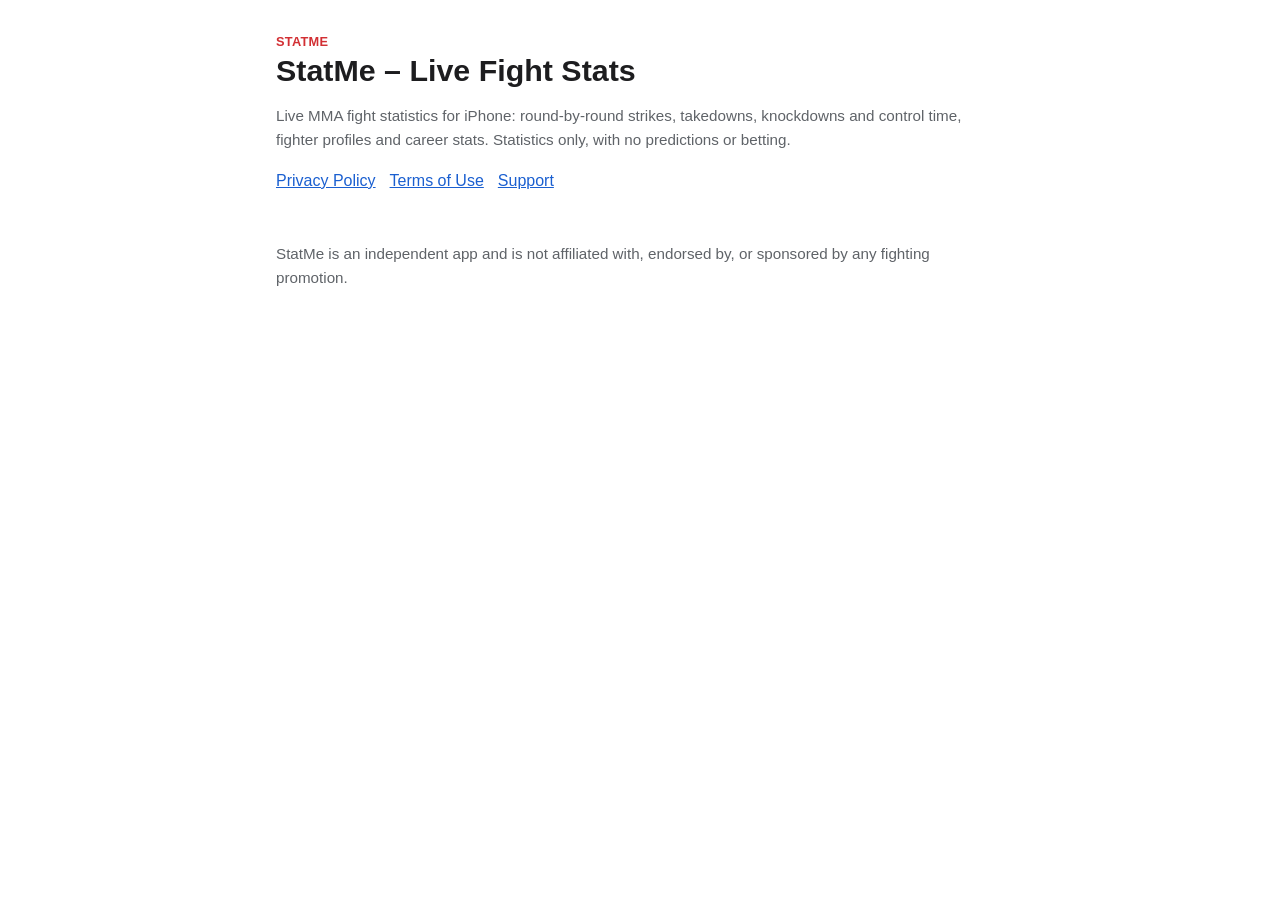
<file: index.html>
<!doctype html>
<html lang="en">
<head>
<meta charset="utf-8"><meta name="viewport" content="width=device-width, initial-scale=1">
<title>StatMe – Live Fight Stats</title>
<meta name="description" content="StatMe – Live Fight Stats for iPhone: live MMA fight statistics, fighter profiles and career stats.">
<link rel="stylesheet" href="/assets.css">
</head>
<body><main>
<div class="brand">StatMe</div>
<h1>StatMe – Live Fight Stats</h1>
<p class="muted">Live MMA fight statistics for iPhone: round-by-round strikes, takedowns, knockdowns and control time, fighter profiles and career stats. Statistics only, with no predictions or betting.</p>
<nav><a href="/statme/privacy/">Privacy Policy</a><a href="/statme/terms/">Terms of Use</a><a href="/statme/support/">Support</a></nav>
<footer class="muted">StatMe is an independent app and is not affiliated with, endorsed by, or sponsored by any fighting promotion.</footer>
</main></body>
</html>
</file>
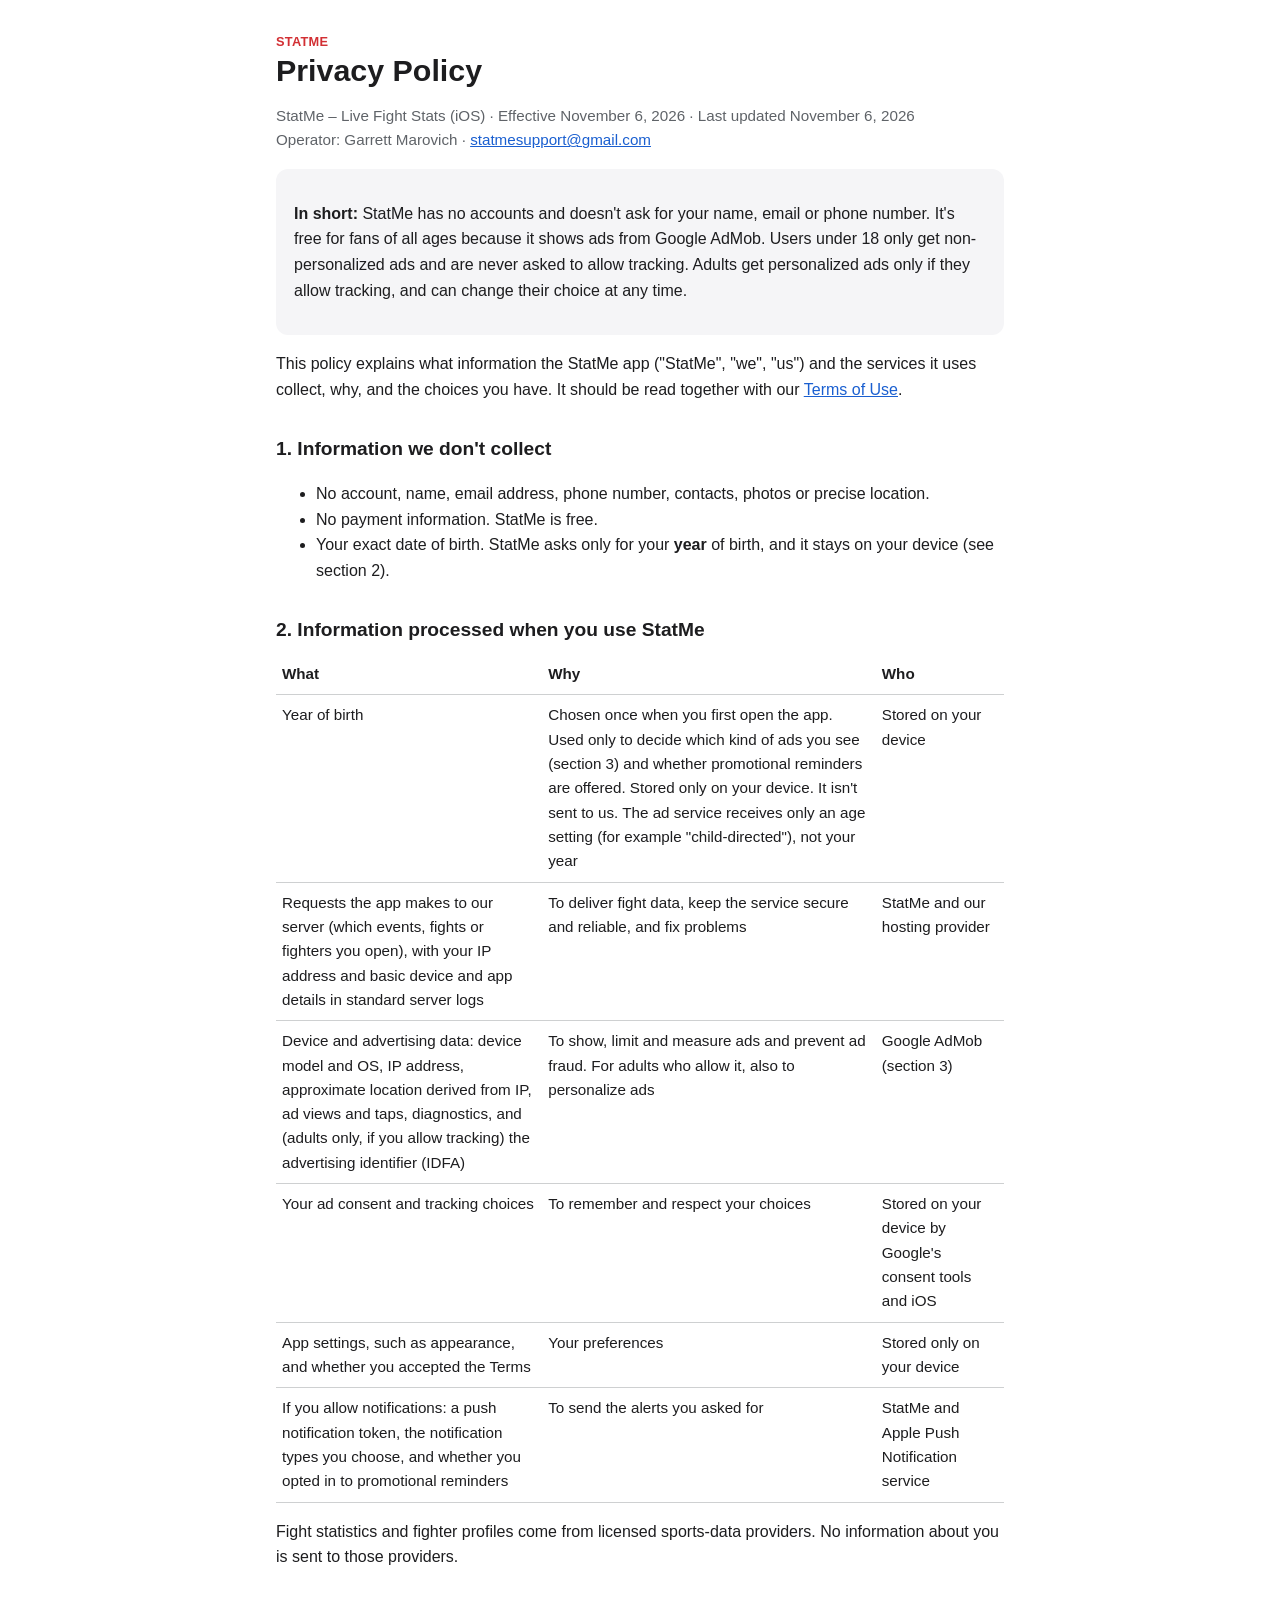
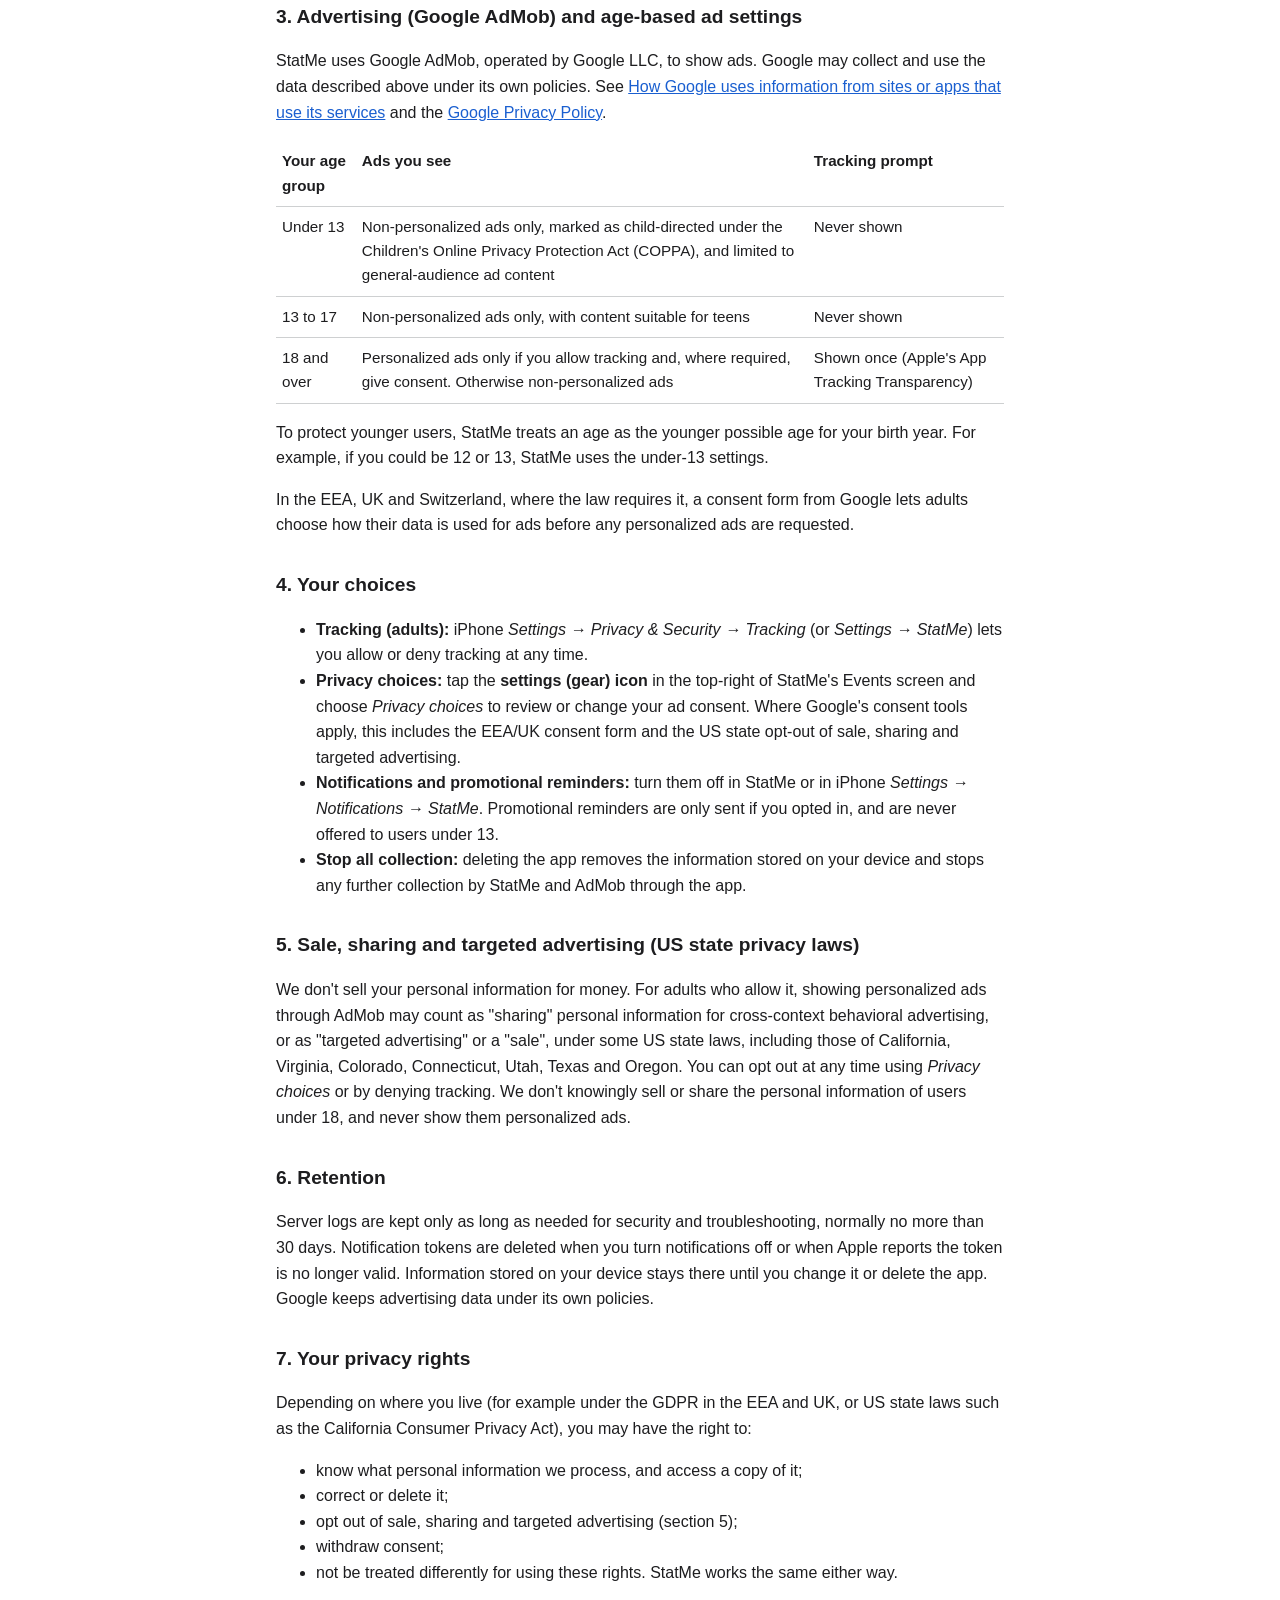
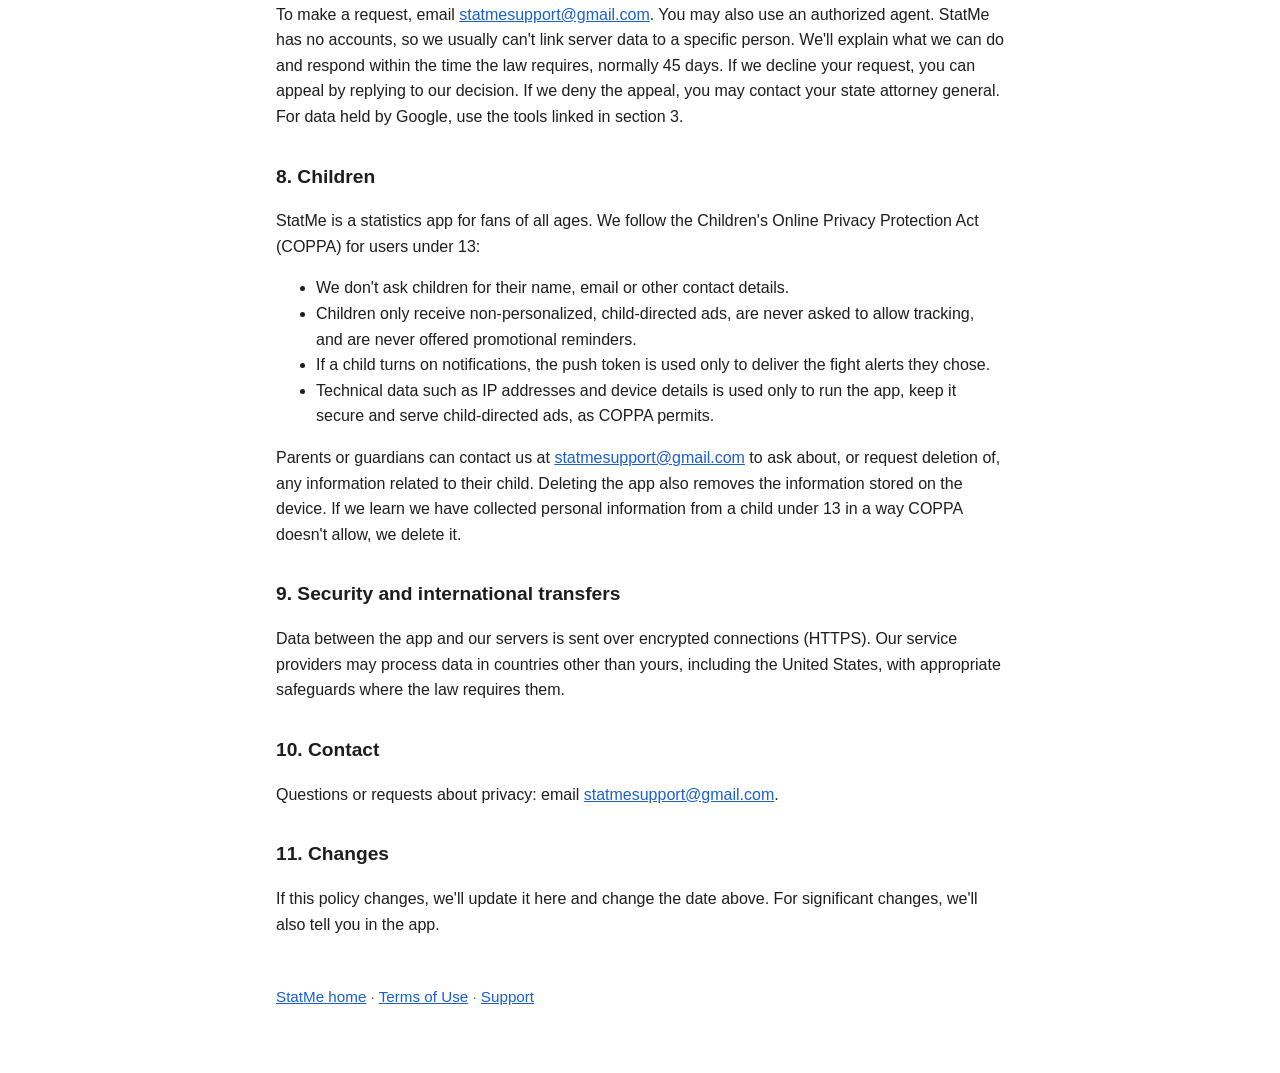
<file: statme/privacy/index.html>
<!doctype html>
<html lang="en">
<head>
<meta charset="utf-8"><meta name="viewport" content="width=device-width, initial-scale=1">
<title>StatMe Privacy Policy</title>
<meta name="description" content="Privacy Policy for the StatMe – Live Fight Stats iPhone app.">
<link rel="stylesheet" href="/assets.css">
</head>
<body><main>
<div class="brand">StatMe</div>
<h1>Privacy Policy</h1>
<p class="muted">StatMe – Live Fight Stats (iOS) · Effective November 6, 2026 · Last updated November 6, 2026<br>
Operator: Garrett Marovich · <a href="mailto:statmesupport@gmail.com">statmesupport@gmail.com</a></p>

<div class="card">
<p><strong>In short:</strong> StatMe has no accounts and doesn't ask for your name, email or phone number.
It's free for fans of all ages because it shows ads from Google AdMob.
Users under 18 only get non-personalized ads and are never asked to allow tracking.
Adults get personalized ads only if they allow tracking, and can change their choice at any time.</p>
</div>

<p>This policy explains what information the StatMe app ("StatMe", "we", "us") and the services it uses collect, why, and the choices you have.
It should be read together with our <a href="/statme/terms/">Terms of Use</a>.</p>

<h2>1. Information we don't collect</h2>
<ul>
<li>No account, name, email address, phone number, contacts, photos or precise location.</li>
<li>No payment information. StatMe is free.</li>
<li>Your exact date of birth. StatMe asks only for your <strong>year</strong> of birth, and it stays on your device (see section 2).</li>
</ul>

<h2>2. Information processed when you use StatMe</h2>
<table>
<tr><th>What</th><th>Why</th><th>Who</th></tr>
<tr><td>Year of birth</td>
<td>Chosen once when you first open the app. Used only to decide which kind of ads you see (section 3) and whether promotional reminders are offered. Stored only on your device. It isn't sent to us. The ad service receives only an age setting (for example "child-directed"), not your year</td>
<td>Stored on your device</td></tr>
<tr><td>Requests the app makes to our server (which events, fights or fighters you open), with your IP address and basic device and app details in standard server logs</td>
<td>To deliver fight data, keep the service secure and reliable, and fix problems</td><td>StatMe and our hosting provider</td></tr>
<tr><td>Device and advertising data: device model and OS, IP address, approximate location derived from IP, ad views and taps, diagnostics, and (adults only, if you allow tracking) the advertising identifier (IDFA)</td>
<td>To show, limit and measure ads and prevent ad fraud. For adults who allow it, also to personalize ads</td><td>Google AdMob (section 3)</td></tr>
<tr><td>Your ad consent and tracking choices</td><td>To remember and respect your choices</td><td>Stored on your device by Google's consent tools and iOS</td></tr>
<tr><td>App settings, such as appearance, and whether you accepted the Terms</td><td>Your preferences</td><td>Stored only on your device</td></tr>
<tr><td>If you allow notifications: a push notification token, the notification types you choose, and whether you opted in to promotional reminders</td>
<td>To send the alerts you asked for</td><td>StatMe and Apple Push Notification service</td></tr>
</table>
<p>Fight statistics and fighter profiles come from licensed sports-data providers. No information about you is sent to those providers.</p>

<h2>3. Advertising (Google AdMob) and age-based ad settings</h2>
<p>StatMe uses Google AdMob, operated by Google LLC, to show ads. Google may collect and use the data described above under its own policies.
See <a href="https://policies.google.com/technologies/partner-sites">How Google uses information from sites or apps that use its services</a>
and the <a href="https://policies.google.com/privacy">Google Privacy Policy</a>.</p>
<table>
<tr><th>Your age group</th><th>Ads you see</th><th>Tracking prompt</th></tr>
<tr><td>Under 13</td><td>Non-personalized ads only, marked as child-directed under the Children's Online Privacy Protection Act (COPPA), and limited to general-audience ad content</td><td>Never shown</td></tr>
<tr><td>13 to 17</td><td>Non-personalized ads only, with content suitable for teens</td><td>Never shown</td></tr>
<tr><td>18 and over</td><td>Personalized ads only if you allow tracking and, where required, give consent. Otherwise non-personalized ads</td><td>Shown once (Apple's App Tracking Transparency)</td></tr>
</table>
<p>To protect younger users, StatMe treats an age as the younger possible age for your birth year. For example, if you could be 12 or 13, StatMe uses the under-13 settings.</p>
<p>In the EEA, UK and Switzerland, where the law requires it, a consent form from Google lets adults choose how their data is used for ads before any personalized ads are requested.</p>

<h2 id="choices">4. Your choices</h2>
<ul>
<li><strong>Tracking (adults):</strong> iPhone <em>Settings → Privacy &amp; Security → Tracking</em> (or <em>Settings → StatMe</em>) lets you allow or deny tracking at any time.</li>
<li><strong>Privacy choices:</strong> tap the <strong>settings (gear) icon</strong> in the top-right of StatMe's Events screen and choose <em>Privacy choices</em> to review or change your ad consent. Where Google's consent tools apply, this includes the EEA/UK consent form and the US state opt-out of sale, sharing and targeted advertising.</li>
<li><strong>Notifications and promotional reminders:</strong> turn them off in StatMe or in iPhone <em>Settings → Notifications → StatMe</em>. Promotional reminders are only sent if you opted in, and are never offered to users under 13.</li>
<li><strong>Stop all collection:</strong> deleting the app removes the information stored on your device and stops any further collection by StatMe and AdMob through the app.</li>
</ul>

<h2>5. Sale, sharing and targeted advertising (US state privacy laws)</h2>
<p>We don't sell your personal information for money.
For adults who allow it, showing personalized ads through AdMob may count as "sharing" personal information for cross-context behavioral advertising, or as "targeted advertising" or a "sale", under some US state laws, including those of California, Virginia, Colorado, Connecticut, Utah, Texas and Oregon.
You can opt out at any time using <em>Privacy choices</em> or by denying tracking.
We don't knowingly sell or share the personal information of users under 18, and never show them personalized ads.</p>

<h2>6. Retention</h2>
<p>Server logs are kept only as long as needed for security and troubleshooting, normally no more than 30 days.
Notification tokens are deleted when you turn notifications off or when Apple reports the token is no longer valid.
Information stored on your device stays there until you change it or delete the app.
Google keeps advertising data under its own policies.</p>

<h2>7. Your privacy rights</h2>
<p>Depending on where you live (for example under the GDPR in the EEA and UK, or US state laws such as the California Consumer Privacy Act), you may have the right to:</p>
<ul>
<li>know what personal information we process, and access a copy of it;</li>
<li>correct or delete it;</li>
<li>opt out of sale, sharing and targeted advertising (section 5);</li>
<li>withdraw consent;</li>
<li>not be treated differently for using these rights. StatMe works the same either way.</li>
</ul>
<p>To make a request, email <a href="mailto:statmesupport@gmail.com">statmesupport@gmail.com</a>. You may also use an authorized agent.
StatMe has no accounts, so we usually can't link server data to a specific person. We'll explain what we can do and respond within the time the law requires, normally 45 days.
If we decline your request, you can appeal by replying to our decision. If we deny the appeal, you may contact your state attorney general.
For data held by Google, use the tools linked in section 3.</p>

<h2>8. Children</h2>
<p>StatMe is a statistics app for fans of all ages. We follow the Children's Online Privacy Protection Act (COPPA) for users under 13:</p>
<ul>
<li>We don't ask children for their name, email or other contact details.</li>
<li>Children only receive non-personalized, child-directed ads, are never asked to allow tracking, and are never offered promotional reminders.</li>
<li>If a child turns on notifications, the push token is used only to deliver the fight alerts they chose.</li>
<li>Technical data such as IP addresses and device details is used only to run the app, keep it secure and serve child-directed ads, as COPPA permits.</li>
</ul>
<p>Parents or guardians can contact us at <a href="mailto:statmesupport@gmail.com">statmesupport@gmail.com</a> to ask about, or request deletion of, any information related to their child.
Deleting the app also removes the information stored on the device.
If we learn we have collected personal information from a child under 13 in a way COPPA doesn't allow, we delete it.</p>

<h2>9. Security and international transfers</h2>
<p>Data between the app and our servers is sent over encrypted connections (HTTPS). Our service providers may process data in countries other than yours, including the United States, with appropriate safeguards where the law requires them.</p>

<h2>10. Contact</h2>
<p>Questions or requests about privacy: email <a href="mailto:statmesupport@gmail.com">statmesupport@gmail.com</a>.</p>

<h2>11. Changes</h2>
<p>If this policy changes, we'll update it here and change the date above. For significant changes, we'll also tell you in the app.</p>

<footer class="muted"><a href="/">StatMe home</a> · <a href="/statme/terms/">Terms of Use</a> · <a href="/statme/support/">Support</a></footer>
</main></body>
</html>
</file>
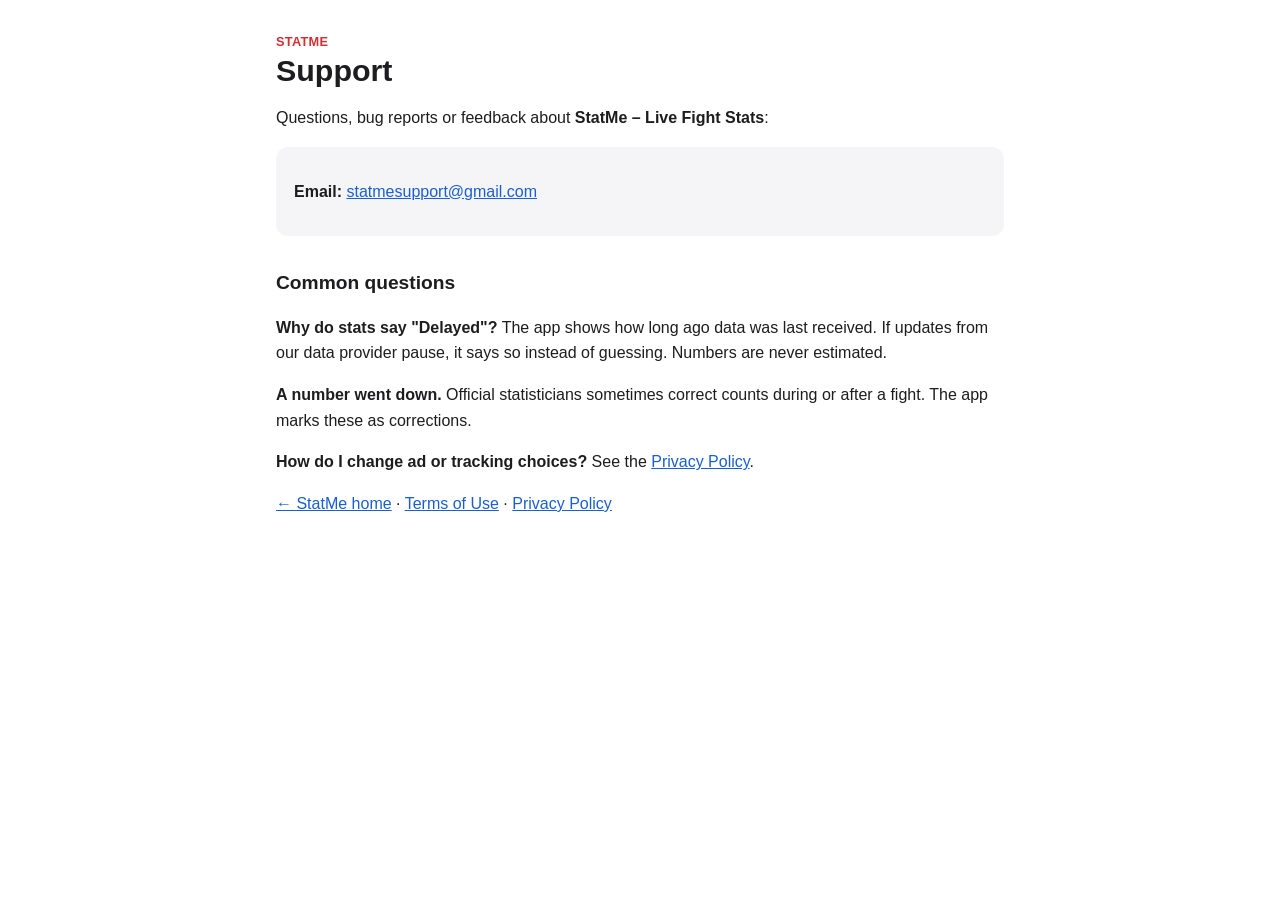
<file: statme/support/index.html>
<!doctype html>
<html lang="en">
<head>
<meta charset="utf-8"><meta name="viewport" content="width=device-width, initial-scale=1">
<title>StatMe Support</title>
<link rel="stylesheet" href="/assets.css">
</head>
<body><main>
<div class="brand">StatMe</div>
<h1>Support</h1>
<p>Questions, bug reports or feedback about <strong>StatMe – Live Fight Stats</strong>:</p>
<div class="card">
<p><strong>Email:</strong> <a href="mailto:statmesupport@gmail.com">statmesupport@gmail.com</a></p>
</div>
<h2>Common questions</h2>
<p><strong>Why do stats say "Delayed"?</strong> The app shows how long ago data was last received. If updates from our data provider pause, it says so instead of guessing. Numbers are never estimated.</p>
<p><strong>A number went down.</strong> Official statisticians sometimes correct counts during or after a fight. The app marks these as corrections.</p>
<p><strong>How do I change ad or tracking choices?</strong> See the <a href="/statme/privacy/#choices">Privacy Policy</a>.</p>
<p><a href="/">← StatMe home</a> · <a href="/statme/terms/">Terms of Use</a> · <a href="/statme/privacy/">Privacy Policy</a></p>
</main></body>
</html>
</file>
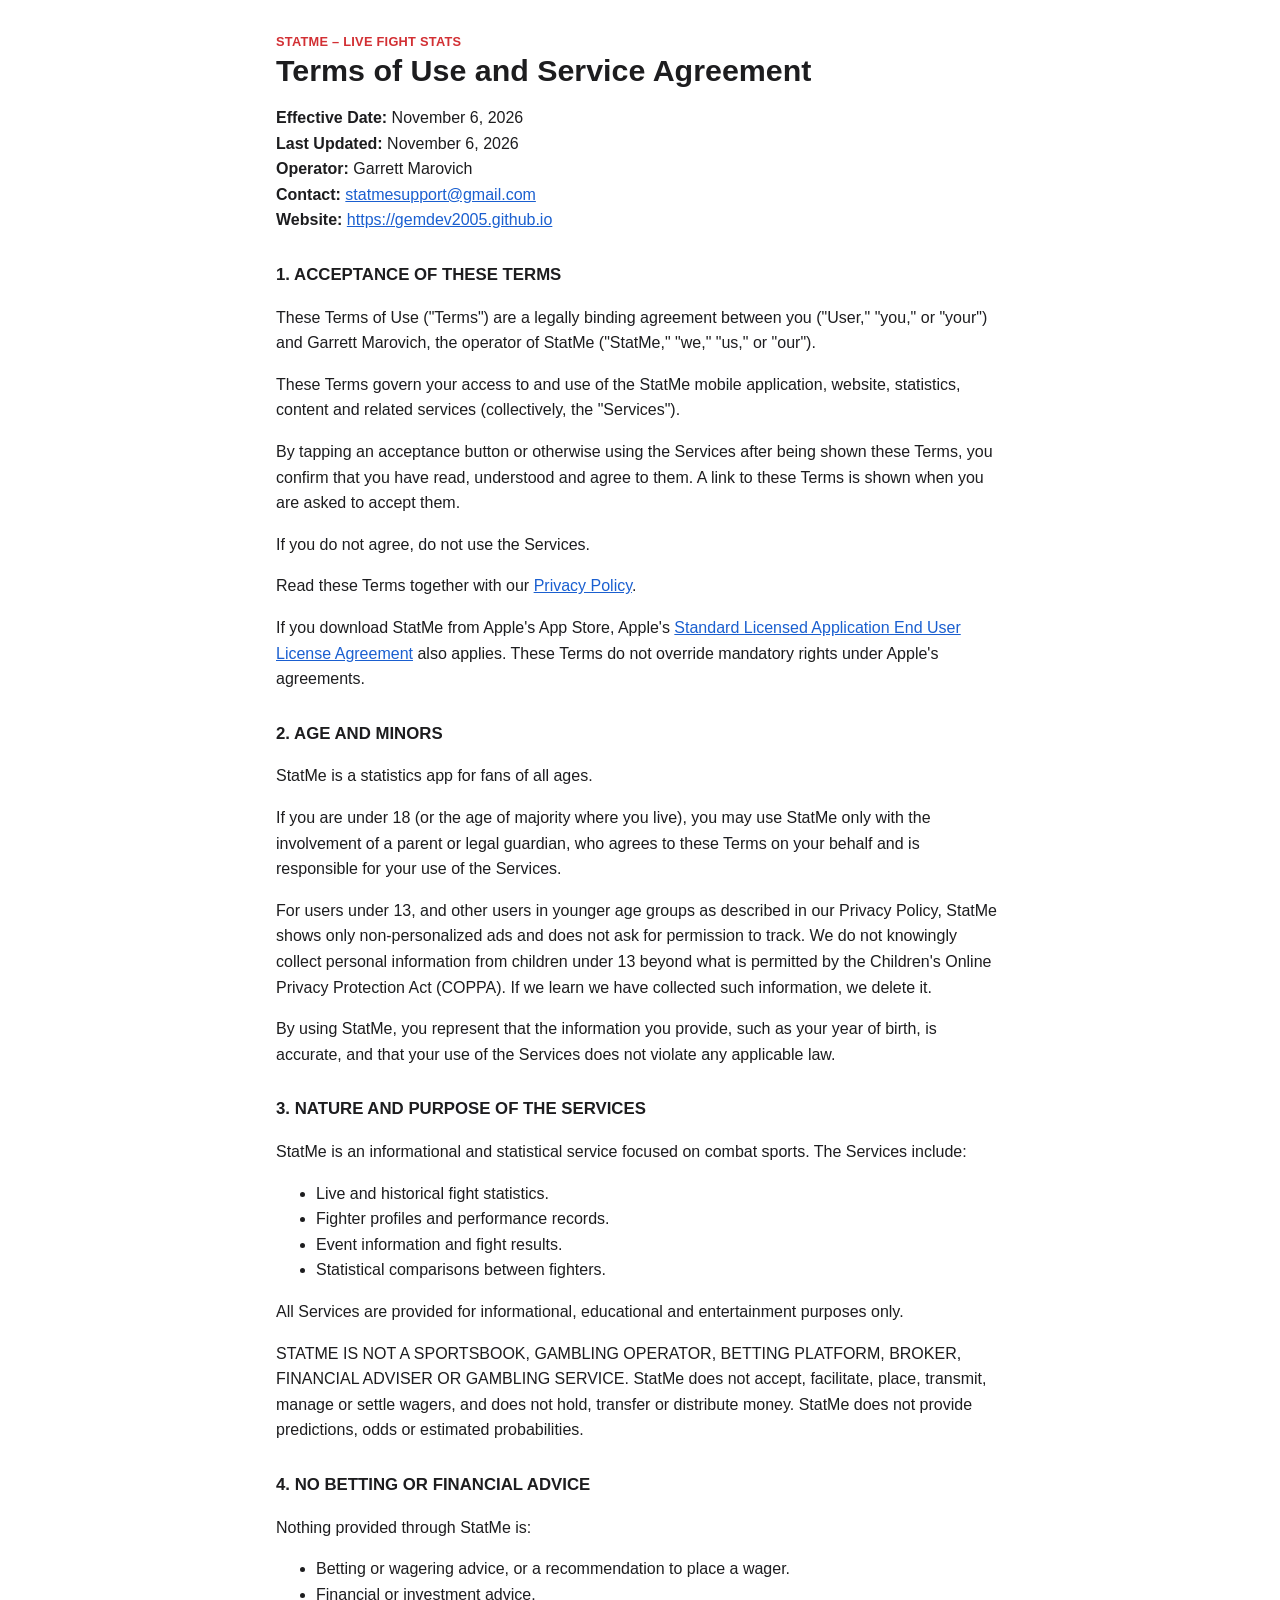
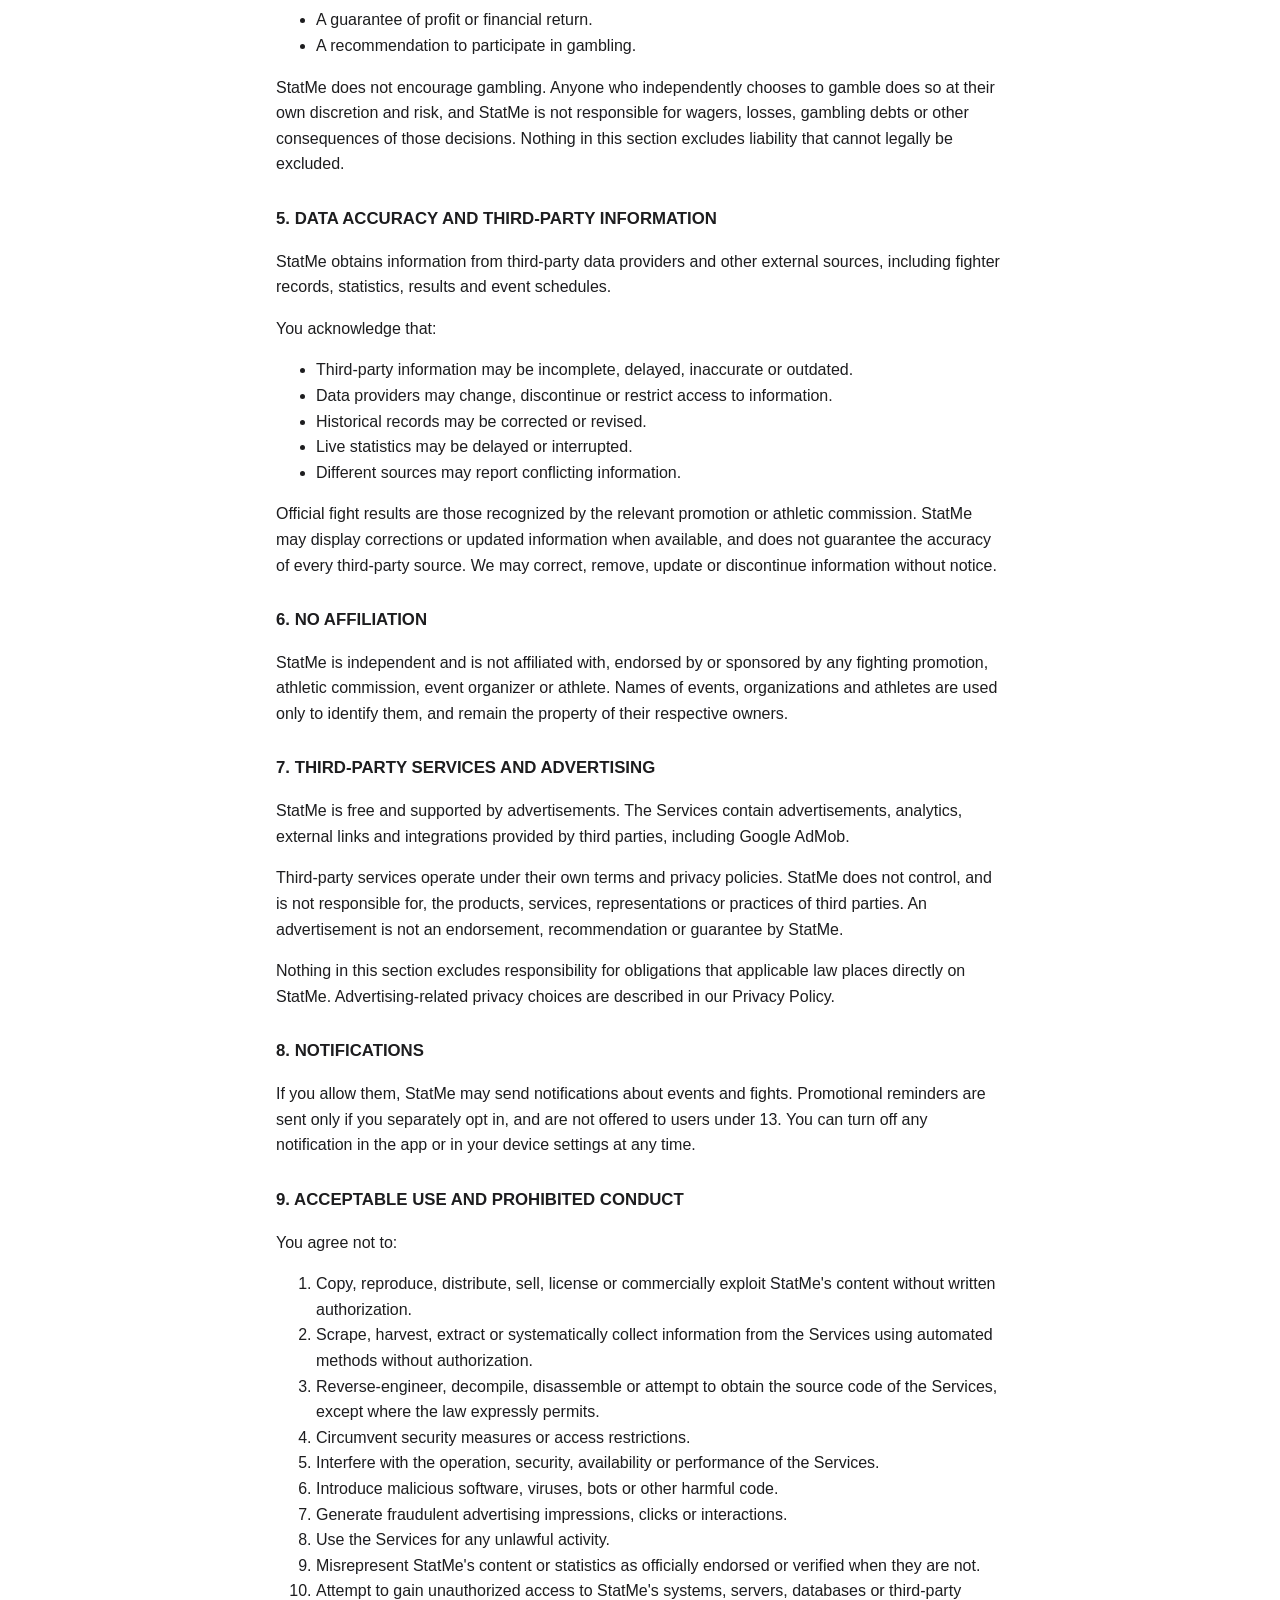
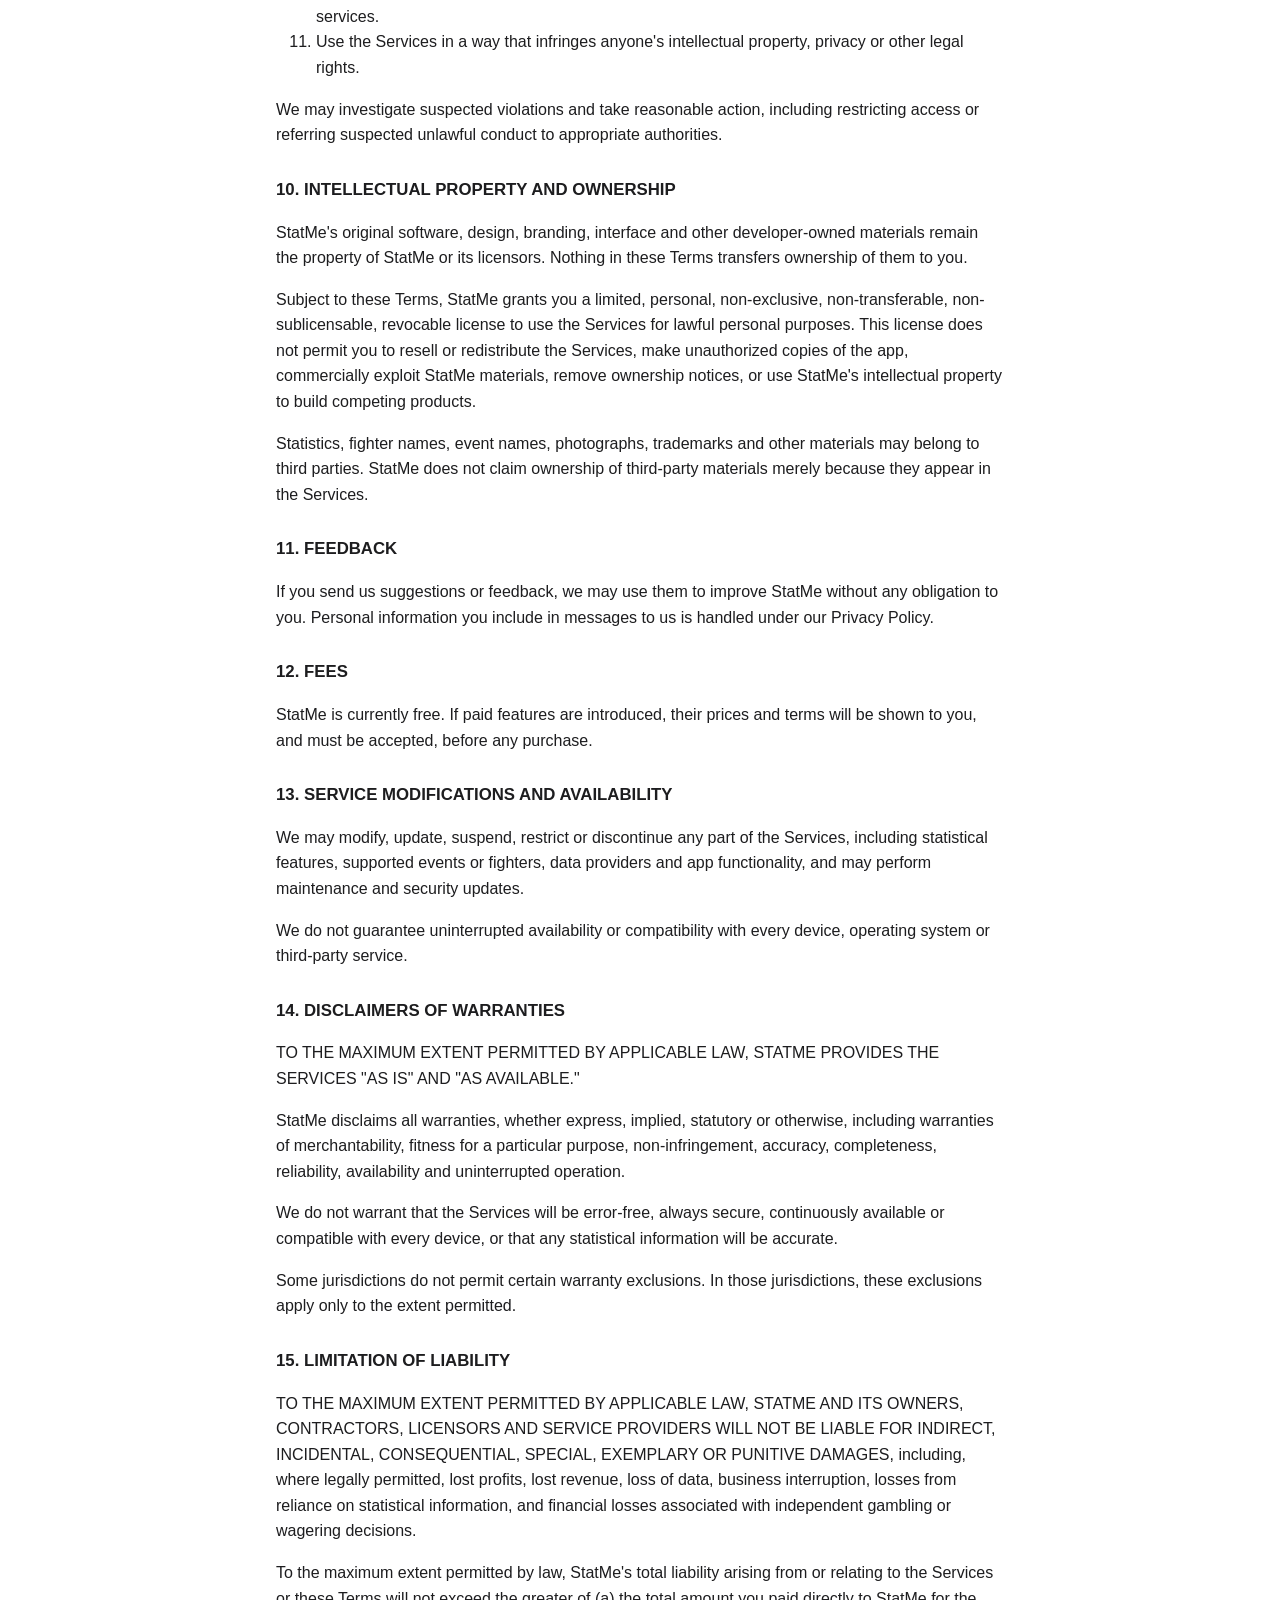
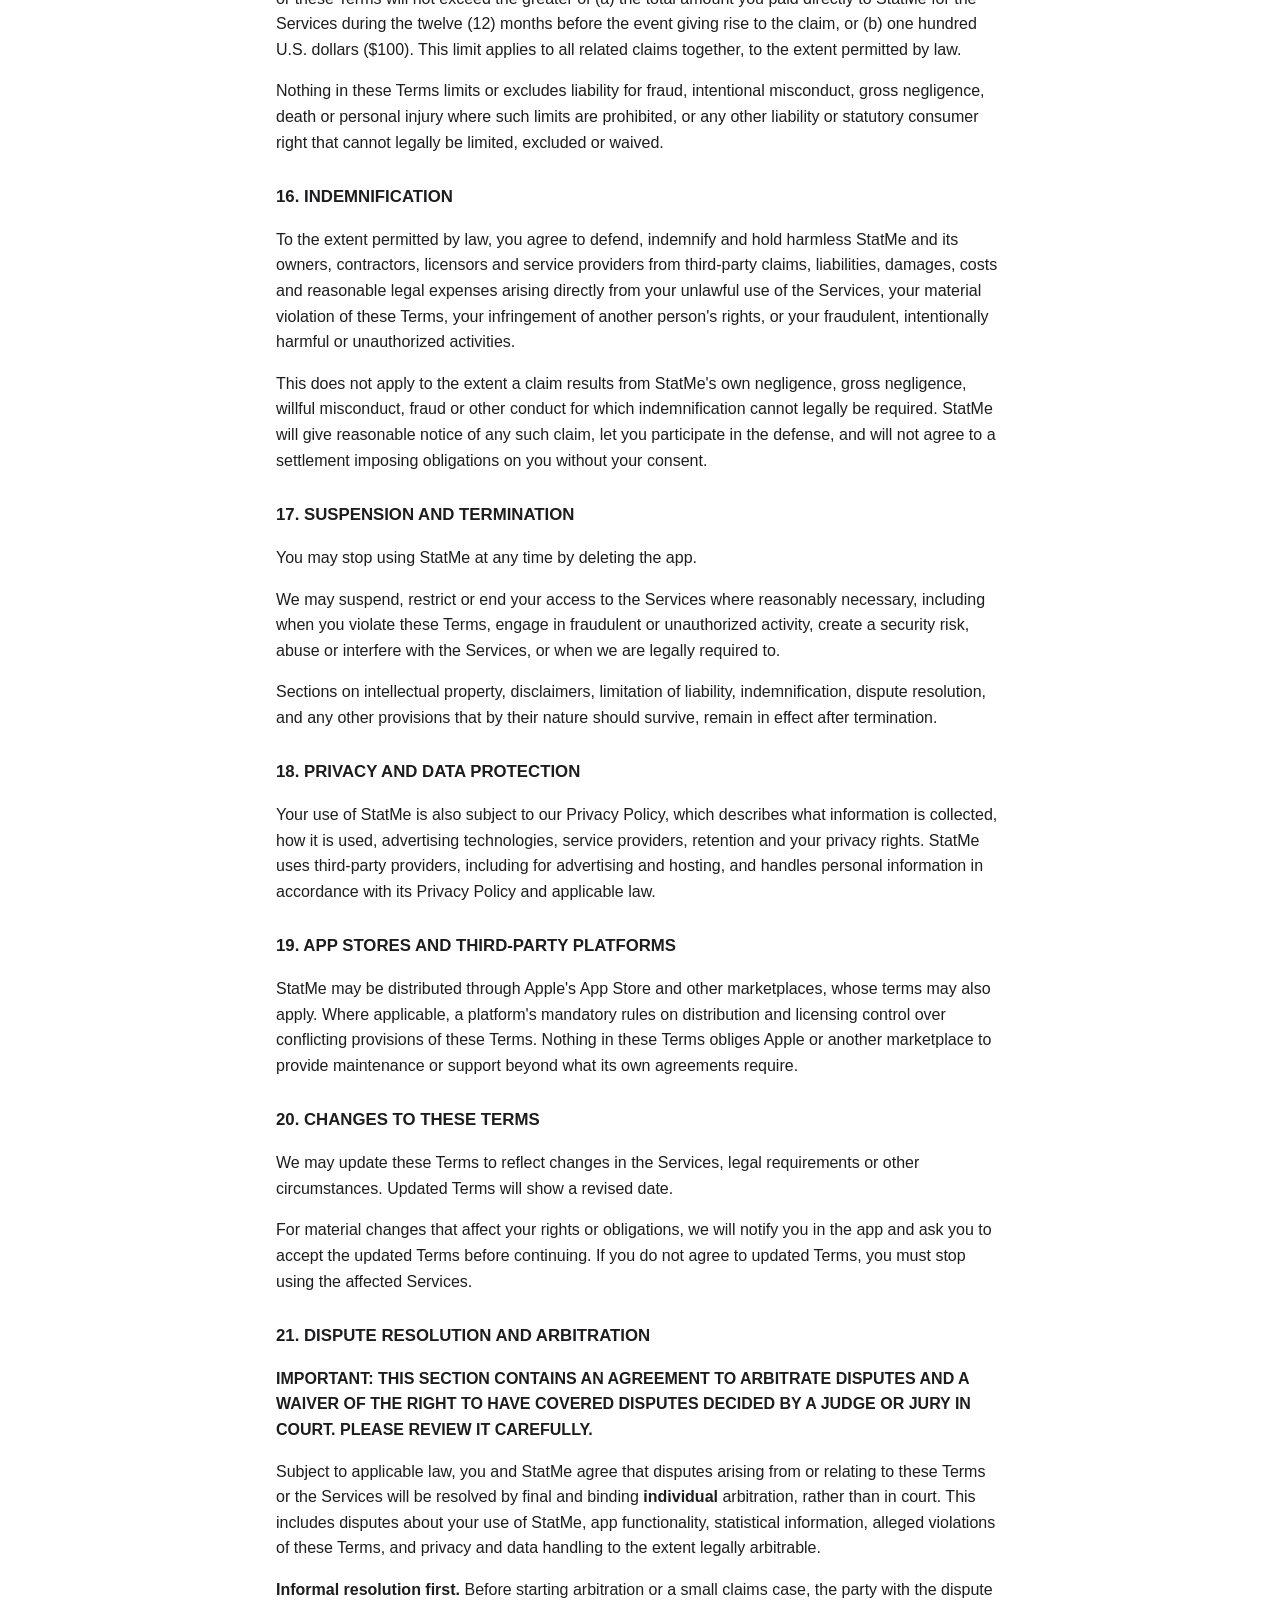
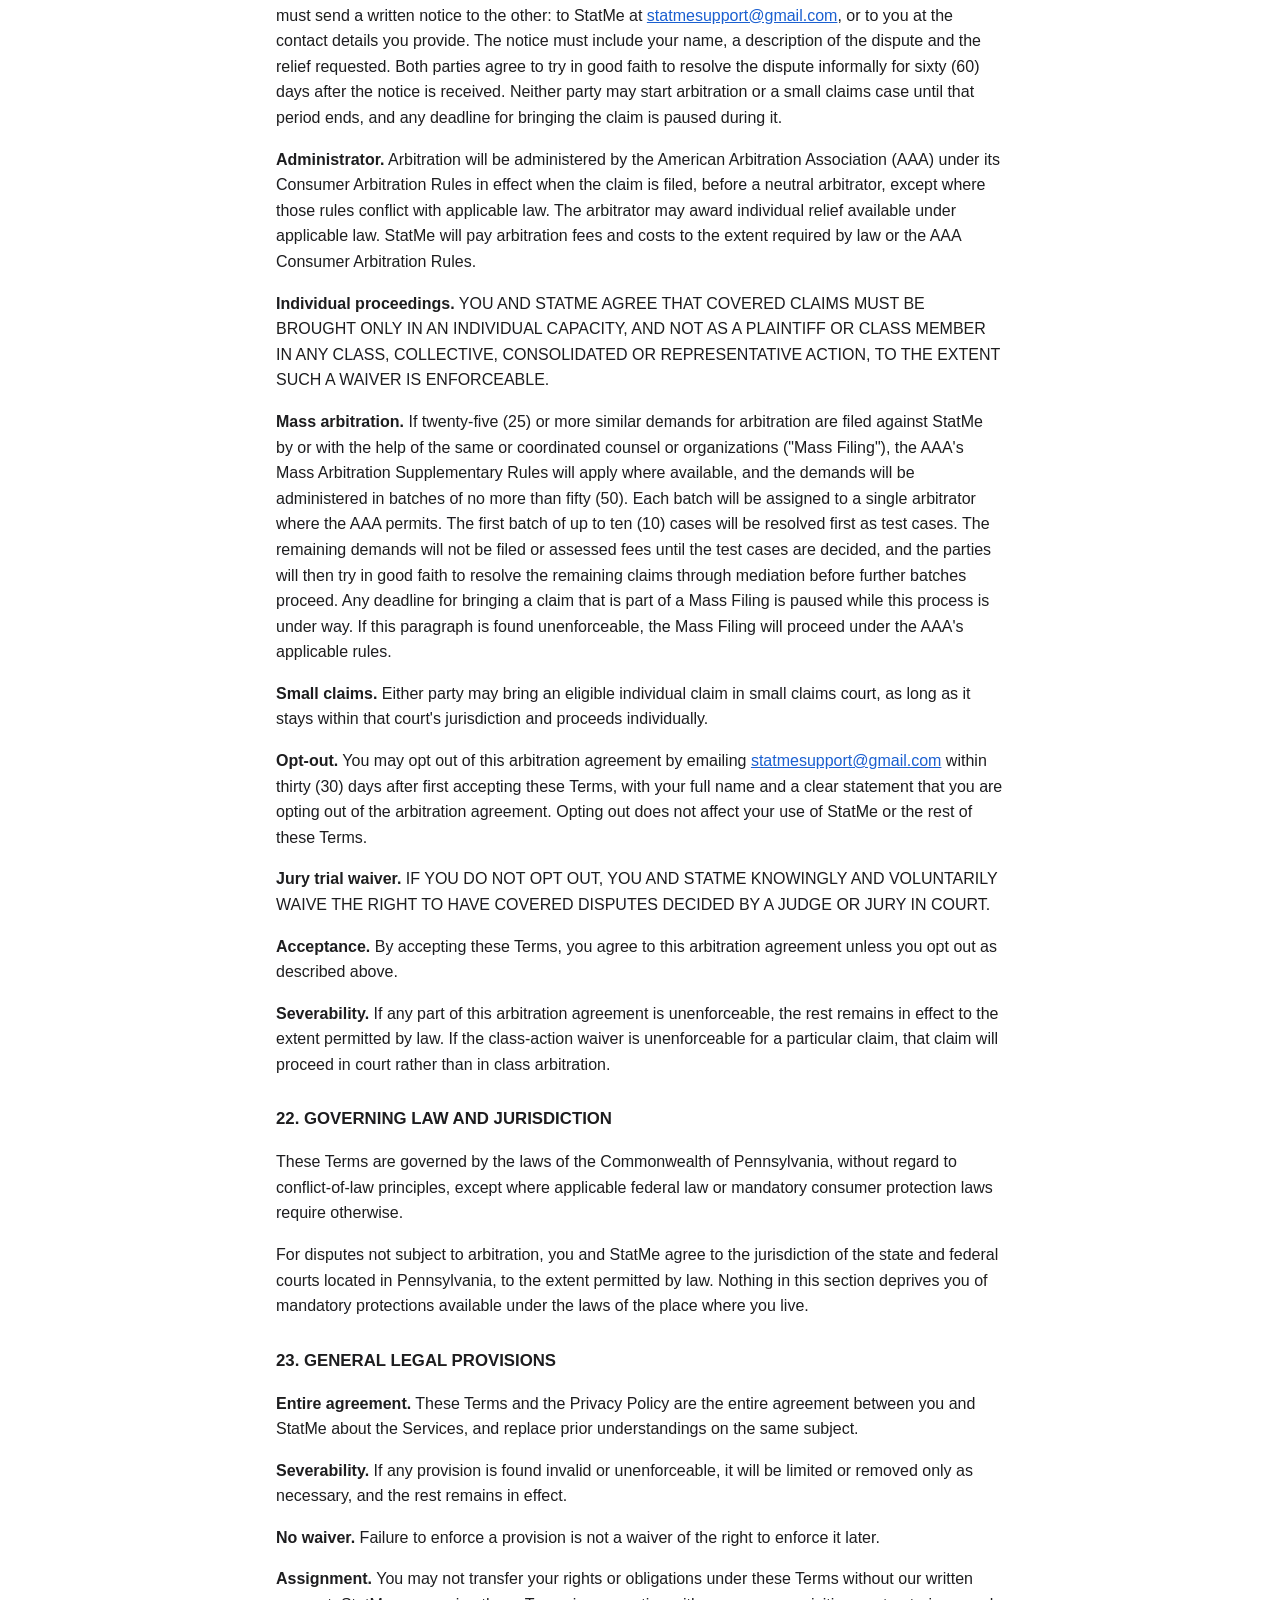
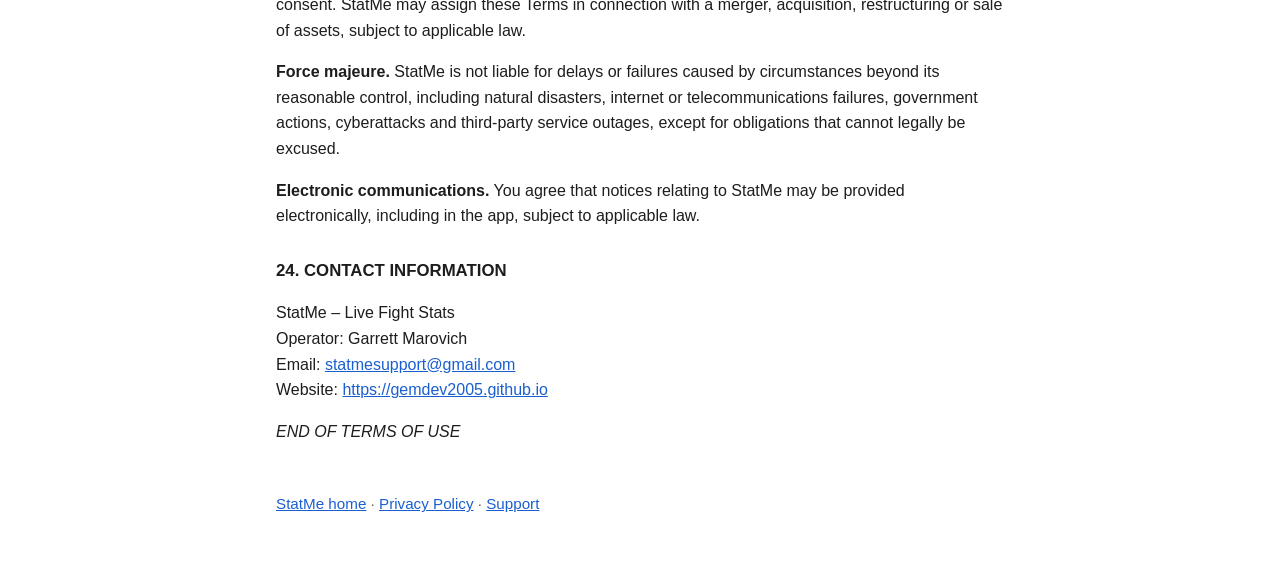
<file: statme/terms/index.html>
<!doctype html>
<html lang="en">
<head>
<meta charset="utf-8"><meta name="viewport" content="width=device-width, initial-scale=1">
<title>StatMe Terms of Use</title>
<meta name="description" content="Terms of Use and Service Agreement for the StatMe – Live Fight Stats app.">
<link rel="stylesheet" href="/assets.css">
<style>h3{font-size:1.05rem;margin:1.8rem 0 .4rem}</style>
</head>
<body><main>
<div class="brand">StatMe – Live Fight Stats</div>
<h1>Terms of Use and Service Agreement</h1>
<p><strong>Effective Date:</strong> November 6, 2026<br><strong>Last Updated:</strong> November 6, 2026<br><strong>Operator:</strong> Garrett Marovich<br><strong>Contact:</strong> <a href="mailto:statmesupport@gmail.com">statmesupport@gmail.com</a><br><strong>Website:</strong> <a href="https://gemdev2005.github.io">https://gemdev2005.github.io</a></p>
<h3>1. ACCEPTANCE OF THESE TERMS</h3>
<p>These Terms of Use ("Terms") are a legally binding agreement between you ("User," "you," or "your") and Garrett Marovich, the operator of StatMe ("StatMe," "we," "us," or "our").</p>
<p>These Terms govern your access to and use of the StatMe mobile application, website, statistics, content and related services (collectively, the "Services").</p>
<p>By tapping an acceptance button or otherwise using the Services after being shown these Terms, you confirm that you have read, understood and agree to them. A link to these Terms is shown when you are asked to accept them.</p>
<p>If you do not agree, do not use the Services.</p>
<p>Read these Terms together with our <a href="/statme/privacy/">Privacy Policy</a>.</p>
<p>If you download StatMe from Apple's App Store, Apple's <a href="https://www.apple.com/legal/internet-services/itunes/dev/stdeula/">Standard Licensed Application End User License Agreement</a> also applies. These Terms do not override mandatory rights under Apple's agreements.</p>
<h3>2. AGE AND MINORS</h3>
<p>StatMe is a statistics app for fans of all ages.</p>
<p>If you are under 18 (or the age of majority where you live), you may use StatMe only with the involvement of a parent or legal guardian, who agrees to these Terms on your behalf and is responsible for your use of the Services.</p>
<p>For users under 13, and other users in younger age groups as described in our Privacy Policy, StatMe shows only non-personalized ads and does not ask for permission to track. We do not knowingly collect personal information from children under 13 beyond what is permitted by the Children's Online Privacy Protection Act (COPPA). If we learn we have collected such information, we delete it.</p>
<p>By using StatMe, you represent that the information you provide, such as your year of birth, is accurate, and that your use of the Services does not violate any applicable law.</p>
<h3>3. NATURE AND PURPOSE OF THE SERVICES</h3>
<p>StatMe is an informational and statistical service focused on combat sports. The Services include:</p>
<ul>
<li>Live and historical fight statistics.</li>
<li>Fighter profiles and performance records.</li>
<li>Event information and fight results.</li>
<li>Statistical comparisons between fighters.</li>
</ul>
<p>All Services are provided for informational, educational and entertainment purposes only.</p>
<p>STATME IS NOT A SPORTSBOOK, GAMBLING OPERATOR, BETTING PLATFORM, BROKER, FINANCIAL ADVISER OR GAMBLING SERVICE. StatMe does not accept, facilitate, place, transmit, manage or settle wagers, and does not hold, transfer or distribute money. StatMe does not provide predictions, odds or estimated probabilities.</p>
<h3>4. NO BETTING OR FINANCIAL ADVICE</h3>
<p>Nothing provided through StatMe is:</p>
<ul>
<li>Betting or wagering advice, or a recommendation to place a wager.</li>
<li>Financial or investment advice.</li>
<li>A guarantee of profit or financial return.</li>
<li>A recommendation to participate in gambling.</li>
</ul>
<p>StatMe does not encourage gambling. Anyone who independently chooses to gamble does so at their own discretion and risk, and StatMe is not responsible for wagers, losses, gambling debts or other consequences of those decisions. Nothing in this section excludes liability that cannot legally be excluded.</p>
<h3>5. DATA ACCURACY AND THIRD-PARTY INFORMATION</h3>
<p>StatMe obtains information from third-party data providers and other external sources, including fighter records, statistics, results and event schedules.</p>
<p>You acknowledge that:</p>
<ul>
<li>Third-party information may be incomplete, delayed, inaccurate or outdated.</li>
<li>Data providers may change, discontinue or restrict access to information.</li>
<li>Historical records may be corrected or revised.</li>
<li>Live statistics may be delayed or interrupted.</li>
<li>Different sources may report conflicting information.</li>
</ul>
<p>Official fight results are those recognized by the relevant promotion or athletic commission. StatMe may display corrections or updated information when available, and does not guarantee the accuracy of every third-party source. We may correct, remove, update or discontinue information without notice.</p>
<h3>6. NO AFFILIATION</h3>
<p>StatMe is independent and is not affiliated with, endorsed by or sponsored by any fighting promotion, athletic commission, event organizer or athlete. Names of events, organizations and athletes are used only to identify them, and remain the property of their respective owners.</p>
<h3>7. THIRD-PARTY SERVICES AND ADVERTISING</h3>
<p>StatMe is free and supported by advertisements. The Services contain advertisements, analytics, external links and integrations provided by third parties, including Google AdMob.</p>
<p>Third-party services operate under their own terms and privacy policies. StatMe does not control, and is not responsible for, the products, services, representations or practices of third parties. An advertisement is not an endorsement, recommendation or guarantee by StatMe.</p>
<p>Nothing in this section excludes responsibility for obligations that applicable law places directly on StatMe. Advertising-related privacy choices are described in our Privacy Policy.</p>
<h3>8. NOTIFICATIONS</h3>
<p>If you allow them, StatMe may send notifications about events and fights. Promotional reminders are sent only if you separately opt in, and are not offered to users under 13. You can turn off any notification in the app or in your device settings at any time.</p>
<h3>9. ACCEPTABLE USE AND PROHIBITED CONDUCT</h3>
<p>You agree not to:</p>
<ol>
<li>Copy, reproduce, distribute, sell, license or commercially exploit StatMe's content without written authorization.</li>
<li>Scrape, harvest, extract or systematically collect information from the Services using automated methods without authorization.</li>
<li>Reverse-engineer, decompile, disassemble or attempt to obtain the source code of the Services, except where the law expressly permits.</li>
<li>Circumvent security measures or access restrictions.</li>
<li>Interfere with the operation, security, availability or performance of the Services.</li>
<li>Introduce malicious software, viruses, bots or other harmful code.</li>
<li>Generate fraudulent advertising impressions, clicks or interactions.</li>
<li>Use the Services for any unlawful activity.</li>
<li>Misrepresent StatMe's content or statistics as officially endorsed or verified when they are not.</li>
<li>Attempt to gain unauthorized access to StatMe's systems, servers, databases or third-party services.</li>
<li>Use the Services in a way that infringes anyone's intellectual property, privacy or other legal rights.</li>
</ol>
<p>We may investigate suspected violations and take reasonable action, including restricting access or referring suspected unlawful conduct to appropriate authorities.</p>
<h3>10. INTELLECTUAL PROPERTY AND OWNERSHIP</h3>
<p>StatMe's original software, design, branding, interface and other developer-owned materials remain the property of StatMe or its licensors. Nothing in these Terms transfers ownership of them to you.</p>
<p>Subject to these Terms, StatMe grants you a limited, personal, non-exclusive, non-transferable, non-sublicensable, revocable license to use the Services for lawful personal purposes. This license does not permit you to resell or redistribute the Services, make unauthorized copies of the app, commercially exploit StatMe materials, remove ownership notices, or use StatMe's intellectual property to build competing products.</p>
<p>Statistics, fighter names, event names, photographs, trademarks and other materials may belong to third parties. StatMe does not claim ownership of third-party materials merely because they appear in the Services.</p>
<h3>11. FEEDBACK</h3>
<p>If you send us suggestions or feedback, we may use them to improve StatMe without any obligation to you. Personal information you include in messages to us is handled under our Privacy Policy.</p>
<h3>12. FEES</h3>
<p>StatMe is currently free. If paid features are introduced, their prices and terms will be shown to you, and must be accepted, before any purchase.</p>
<h3>13. SERVICE MODIFICATIONS AND AVAILABILITY</h3>
<p>We may modify, update, suspend, restrict or discontinue any part of the Services, including statistical features, supported events or fighters, data providers and app functionality, and may perform maintenance and security updates.</p>
<p>We do not guarantee uninterrupted availability or compatibility with every device, operating system or third-party service.</p>
<h3>14. DISCLAIMERS OF WARRANTIES</h3>
<p>TO THE MAXIMUM EXTENT PERMITTED BY APPLICABLE LAW, STATME PROVIDES THE SERVICES "AS IS" AND "AS AVAILABLE."</p>
<p>StatMe disclaims all warranties, whether express, implied, statutory or otherwise, including warranties of merchantability, fitness for a particular purpose, non-infringement, accuracy, completeness, reliability, availability and uninterrupted operation.</p>
<p>We do not warrant that the Services will be error-free, always secure, continuously available or compatible with every device, or that any statistical information will be accurate.</p>
<p>Some jurisdictions do not permit certain warranty exclusions. In those jurisdictions, these exclusions apply only to the extent permitted.</p>
<h3>15. LIMITATION OF LIABILITY</h3>
<p>TO THE MAXIMUM EXTENT PERMITTED BY APPLICABLE LAW, STATME AND ITS OWNERS, CONTRACTORS, LICENSORS AND SERVICE PROVIDERS WILL NOT BE LIABLE FOR INDIRECT, INCIDENTAL, CONSEQUENTIAL, SPECIAL, EXEMPLARY OR PUNITIVE DAMAGES, including, where legally permitted, lost profits, lost revenue, loss of data, business interruption, losses from reliance on statistical information, and financial losses associated with independent gambling or wagering decisions.</p>
<p>To the maximum extent permitted by law, StatMe's total liability arising from or relating to the Services or these Terms will not exceed the greater of (a) the total amount you paid directly to StatMe for the Services during the twelve (12) months before the event giving rise to the claim, or (b) one hundred U.S. dollars ($100). This limit applies to all related claims together, to the extent permitted by law.</p>
<p>Nothing in these Terms limits or excludes liability for fraud, intentional misconduct, gross negligence, death or personal injury where such limits are prohibited, or any other liability or statutory consumer right that cannot legally be limited, excluded or waived.</p>
<h3>16. INDEMNIFICATION</h3>
<p>To the extent permitted by law, you agree to defend, indemnify and hold harmless StatMe and its owners, contractors, licensors and service providers from third-party claims, liabilities, damages, costs and reasonable legal expenses arising directly from your unlawful use of the Services, your material violation of these Terms, your infringement of another person's rights, or your fraudulent, intentionally harmful or unauthorized activities.</p>
<p>This does not apply to the extent a claim results from StatMe's own negligence, gross negligence, willful misconduct, fraud or other conduct for which indemnification cannot legally be required. StatMe will give reasonable notice of any such claim, let you participate in the defense, and will not agree to a settlement imposing obligations on you without your consent.</p>
<h3>17. SUSPENSION AND TERMINATION</h3>
<p>You may stop using StatMe at any time by deleting the app.</p>
<p>We may suspend, restrict or end your access to the Services where reasonably necessary, including when you violate these Terms, engage in fraudulent or unauthorized activity, create a security risk, abuse or interfere with the Services, or when we are legally required to.</p>
<p>Sections on intellectual property, disclaimers, limitation of liability, indemnification, dispute resolution, and any other provisions that by their nature should survive, remain in effect after termination.</p>
<h3>18. PRIVACY AND DATA PROTECTION</h3>
<p>Your use of StatMe is also subject to our Privacy Policy, which describes what information is collected, how it is used, advertising technologies, service providers, retention and your privacy rights. StatMe uses third-party providers, including for advertising and hosting, and handles personal information in accordance with its Privacy Policy and applicable law.</p>
<h3>19. APP STORES AND THIRD-PARTY PLATFORMS</h3>
<p>StatMe may be distributed through Apple's App Store and other marketplaces, whose terms may also apply. Where applicable, a platform's mandatory rules on distribution and licensing control over conflicting provisions of these Terms. Nothing in these Terms obliges Apple or another marketplace to provide maintenance or support beyond what its own agreements require.</p>
<h3>20. CHANGES TO THESE TERMS</h3>
<p>We may update these Terms to reflect changes in the Services, legal requirements or other circumstances. Updated Terms will show a revised date.</p>
<p>For material changes that affect your rights or obligations, we will notify you in the app and ask you to accept the updated Terms before continuing. If you do not agree to updated Terms, you must stop using the affected Services.</p>
<h3>21. DISPUTE RESOLUTION AND ARBITRATION</h3>
<p><strong>IMPORTANT: THIS SECTION CONTAINS AN AGREEMENT TO ARBITRATE DISPUTES AND A WAIVER OF THE RIGHT TO HAVE COVERED DISPUTES DECIDED BY A JUDGE OR JURY IN COURT. PLEASE REVIEW IT CAREFULLY.</strong></p>
<p>Subject to applicable law, you and StatMe agree that disputes arising from or relating to these Terms or the Services will be resolved by final and binding <strong>individual</strong> arbitration, rather than in court. This includes disputes about your use of StatMe, app functionality, statistical information, alleged violations of these Terms, and privacy and data handling to the extent legally arbitrable.</p>
<p><strong>Informal resolution first.</strong> Before starting arbitration or a small claims case, the party with the dispute must send a written notice to the other: to StatMe at <a href="mailto:statmesupport@gmail.com">statmesupport@gmail.com</a>, or to you at the contact details you provide. The notice must include your name, a description of the dispute and the relief requested. Both parties agree to try in good faith to resolve the dispute informally for sixty (60) days after the notice is received. Neither party may start arbitration or a small claims case until that period ends, and any deadline for bringing the claim is paused during it.</p>
<p><strong>Administrator.</strong> Arbitration will be administered by the American Arbitration Association (AAA) under its Consumer Arbitration Rules in effect when the claim is filed, before a neutral arbitrator, except where those rules conflict with applicable law. The arbitrator may award individual relief available under applicable law. StatMe will pay arbitration fees and costs to the extent required by law or the AAA Consumer Arbitration Rules.</p>
<p><strong>Individual proceedings.</strong> YOU AND STATME AGREE THAT COVERED CLAIMS MUST BE BROUGHT ONLY IN AN INDIVIDUAL CAPACITY, AND NOT AS A PLAINTIFF OR CLASS MEMBER IN ANY CLASS, COLLECTIVE, CONSOLIDATED OR REPRESENTATIVE ACTION, TO THE EXTENT SUCH A WAIVER IS ENFORCEABLE.</p>
<p><strong>Mass arbitration.</strong> If twenty-five (25) or more similar demands for arbitration are filed against StatMe by or with the help of the same or coordinated counsel or organizations ("Mass Filing"), the AAA's Mass Arbitration Supplementary Rules will apply where available, and the demands will be administered in batches of no more than fifty (50). Each batch will be assigned to a single arbitrator where the AAA permits. The first batch of up to ten (10) cases will be resolved first as test cases. The remaining demands will not be filed or assessed fees until the test cases are decided, and the parties will then try in good faith to resolve the remaining claims through mediation before further batches proceed. Any deadline for bringing a claim that is part of a Mass Filing is paused while this process is under way. If this paragraph is found unenforceable, the Mass Filing will proceed under the AAA's applicable rules.</p>
<p><strong>Small claims.</strong> Either party may bring an eligible individual claim in small claims court, as long as it stays within that court's jurisdiction and proceeds individually.</p>
<p><strong>Opt-out.</strong> You may opt out of this arbitration agreement by emailing <a href="mailto:statmesupport@gmail.com">statmesupport@gmail.com</a> within thirty (30) days after first accepting these Terms, with your full name and a clear statement that you are opting out of the arbitration agreement. Opting out does not affect your use of StatMe or the rest of these Terms.</p>
<p><strong>Jury trial waiver.</strong> IF YOU DO NOT OPT OUT, YOU AND STATME KNOWINGLY AND VOLUNTARILY WAIVE THE RIGHT TO HAVE COVERED DISPUTES DECIDED BY A JUDGE OR JURY IN COURT.</p>
<p><strong>Acceptance.</strong> By accepting these Terms, you agree to this arbitration agreement unless you opt out as described above.</p>
<p><strong>Severability.</strong> If any part of this arbitration agreement is unenforceable, the rest remains in effect to the extent permitted by law. If the class-action waiver is unenforceable for a particular claim, that claim will proceed in court rather than in class arbitration.</p>
<h3>22. GOVERNING LAW AND JURISDICTION</h3>
<p>These Terms are governed by the laws of the Commonwealth of Pennsylvania, without regard to conflict-of-law principles, except where applicable federal law or mandatory consumer protection laws require otherwise.</p>
<p>For disputes not subject to arbitration, you and StatMe agree to the jurisdiction of the state and federal courts located in Pennsylvania, to the extent permitted by law. Nothing in this section deprives you of mandatory protections available under the laws of the place where you live.</p>
<h3>23. GENERAL LEGAL PROVISIONS</h3>
<p><strong>Entire agreement.</strong> These Terms and the Privacy Policy are the entire agreement between you and StatMe about the Services, and replace prior understandings on the same subject.</p>
<p><strong>Severability.</strong> If any provision is found invalid or unenforceable, it will be limited or removed only as necessary, and the rest remains in effect.</p>
<p><strong>No waiver.</strong> Failure to enforce a provision is not a waiver of the right to enforce it later.</p>
<p><strong>Assignment.</strong> You may not transfer your rights or obligations under these Terms without our written consent. StatMe may assign these Terms in connection with a merger, acquisition, restructuring or sale of assets, subject to applicable law.</p>
<p><strong>Force majeure.</strong> StatMe is not liable for delays or failures caused by circumstances beyond its reasonable control, including natural disasters, internet or telecommunications failures, government actions, cyberattacks and third-party service outages, except for obligations that cannot legally be excused.</p>
<p><strong>Electronic communications.</strong> You agree that notices relating to StatMe may be provided electronically, including in the app, subject to applicable law.</p>
<h3>24. CONTACT INFORMATION</h3>
<p>StatMe – Live Fight Stats<br>Operator: Garrett Marovich<br>Email: <a href="mailto:statmesupport@gmail.com">statmesupport@gmail.com</a><br>Website: <a href="https://gemdev2005.github.io">https://gemdev2005.github.io</a></p>
<p><em>END OF TERMS OF USE</em></p>

<footer class="muted"><a href="/">StatMe home</a> · <a href="/statme/privacy/">Privacy Policy</a> · <a href="/statme/support/">Support</a></footer>
</main></body>
</html>
</file>
<file: assets.css>
:root { --bg:#ffffff; --fg:#1d1d1f; --muted:#5f6368; --card:#f5f5f7; --accent:#d22f33; --link:#1a5fd0; }
@media (prefers-color-scheme: dark) { :root { --bg:#0f0f10; --fg:#f2f2f2; --muted:#a8a8ad; --card:#1c1c1e; --accent:#ff5a5f; --link:#7fb0ff; } }
* { box-sizing: border-box; }
body { margin:0; background:var(--bg); color:var(--fg); font:16px/1.6 -apple-system,BlinkMacSystemFont,"Segoe UI",Roboto,Helvetica,Arial,sans-serif; }
main { max-width: 760px; margin: 0 auto; padding: 32px 16px 64px; }
h1 { font-size: 1.9rem; line-height:1.2; margin: 0 0 4px; }
h2 { font-size: 1.2rem; margin: 2rem 0 .5rem; }
p, li { color: var(--fg); }
.muted { color: var(--muted); font-size: .95rem; }
.brand { color: var(--accent); font-weight: 700; letter-spacing: .02em; text-transform: uppercase; font-size: .8rem; }
.card { background: var(--card); border-radius: 12px; padding: 16px 18px; margin: 16px 0; }
a { color: var(--link); }
table { border-collapse: collapse; width: 100%; font-size: .95rem; }
th, td { text-align: left; vertical-align: top; padding: 8px 6px; border-bottom: 1px solid color-mix(in srgb, var(--muted) 30%, transparent); }
nav a { margin-right: 14px; }
footer { margin-top: 48px; }
</file>
